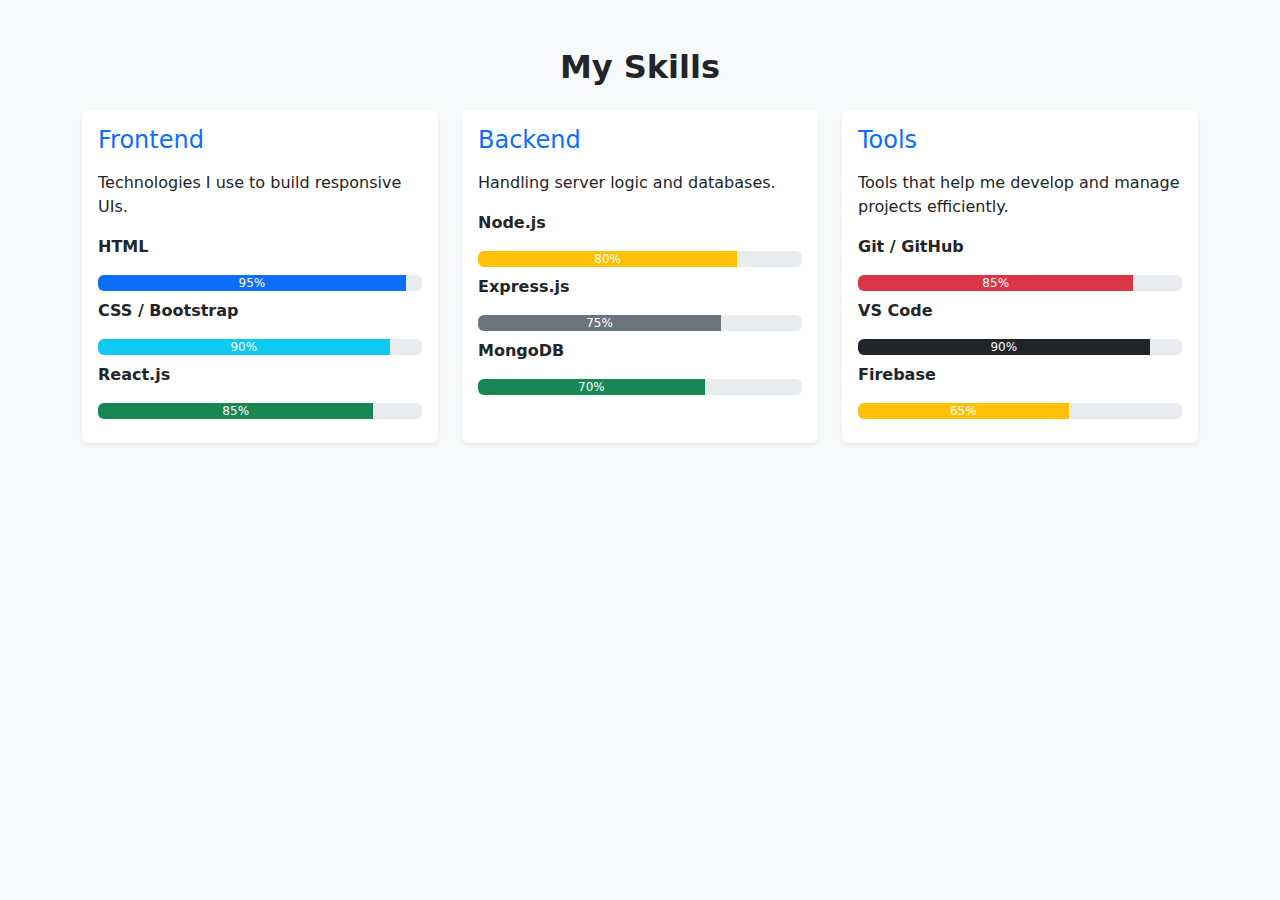
<file: sample.html>
<!DOCTYPE html>
<html lang="en">

<head>
  <meta charset="UTF-8">
  <meta name="viewport" content="width=device-width, initial-scale=1.0">
  <title>Single Card Carousel</title>
  <link href="https://cdn.jsdelivr.net/npm/bootstrap@5.3.3/dist/css/bootstrap.min.css" rel="stylesheet">

  <link rel="stylesheet" href="styles/sample.css">
</head>

<body class="bg-light">

<!DOCTYPE html>
<html lang="en">
<head>
  <meta charset="UTF-8">
  <meta name="viewport" content="width=device-width, initial-scale=1.0">
  <title>Skills Section</title>
  <link href="https://cdn.jsdelivr.net/npm/bootstrap@5.3.3/dist/css/bootstrap.min.css" rel="stylesheet">
</head>
<body class="bg-light">

  <div class="container py-5">
    <h2 class="text-center mb-4 fw-bold">My Skills</h2>

    <div class="row g-4">
      <!-- Frontend Card -->
      <div class="col-md-4">
        <div class="card shadow-sm border-0 h-100">
          <div class="card-body">
            <h4 class="card-title text-primary mb-3">Frontend</h4>
            <p>Technologies I use to build responsive UIs.</p>
            <p><strong>HTML</strong></p>
            <div class="progress mb-2">
              <div class="progress-bar bg-primary" style="width: 95%">95%</div>
            </div>
            <p><strong>CSS / Bootstrap</strong></p>
            <div class="progress mb-2">
              <div class="progress-bar bg-info" style="width: 90%">90%</div>
            </div>
            <p><strong>React.js</strong></p>
            <div class="progress mb-2">
              <div class="progress-bar bg-success" style="width: 85%">85%</div>
            </div>
          </div>
        </div>
      </div>

      <!-- Backend Card -->
      <div class="col-md-4">
        <div class="card shadow-sm border-0 h-100">
          <div class="card-body">
            <h4 class="card-title text-primary mb-3">Backend</h4>
            <p>Handling server logic and databases.</p>
            <p><strong>Node.js</strong></p>
            <div class="progress mb-2">
              <div class="progress-bar bg-warning" style="width: 80%">80%</div>
            </div>
            <p><strong>Express.js</strong></p>
            <div class="progress mb-2">
              <div class="progress-bar bg-secondary" style="width: 75%">75%</div>
            </div>
            <p><strong>MongoDB</strong></p>
            <div class="progress mb-2">
              <div class="progress-bar bg-success" style="width: 70%">70%</div>
            </div>
          </div>
        </div>
      </div>

      <!-- Tools Card -->
      <div class="col-md-4">
        <div class="card shadow-sm border-0 h-100">
          <div class="card-body">
            <h4 class="card-title text-primary mb-3">Tools</h4>
            <p>Tools that help me develop and manage projects efficiently.</p>
            <p><strong>Git / GitHub</strong></p>
            <div class="progress mb-2">
              <div class="progress-bar bg-danger" style="width: 85%">85%</div>
            </div>
            <p><strong>VS Code</strong></p>
            <div class="progress mb-2">
              <div class="progress-bar bg-dark" style="width: 90%">90%</div>
            </div>
            <p><strong>Firebase</strong></p>
            <div class="progress mb-2">
              <div class="progress-bar bg-warning" style="width: 65%">65%</div>
            </div>
          </div>
        </div>
      </div>
    </div>
  </div>





  <script src="https://cdn.jsdelivr.net/npm/bootstrap@5.3.3/dist/js/bootstrap.bundle.min.js"></script>
</body>

</html>
</file>
<file: styles/sample.css>
.timeline {
  border-left: 3px solid #fd790d; /* Vertical line */
  position: relative;
  padding-left: 30px;
  margin-left: 15px;
}

.timeline-item {
  position: relative;
}

.timeline-dot {
  width: 16px;
  height: 16px;
  border-radius: 50%;
  position: absolute;
  left: -9px; /* Centers the dot on the line */
  top: 5px;
}
</file>
